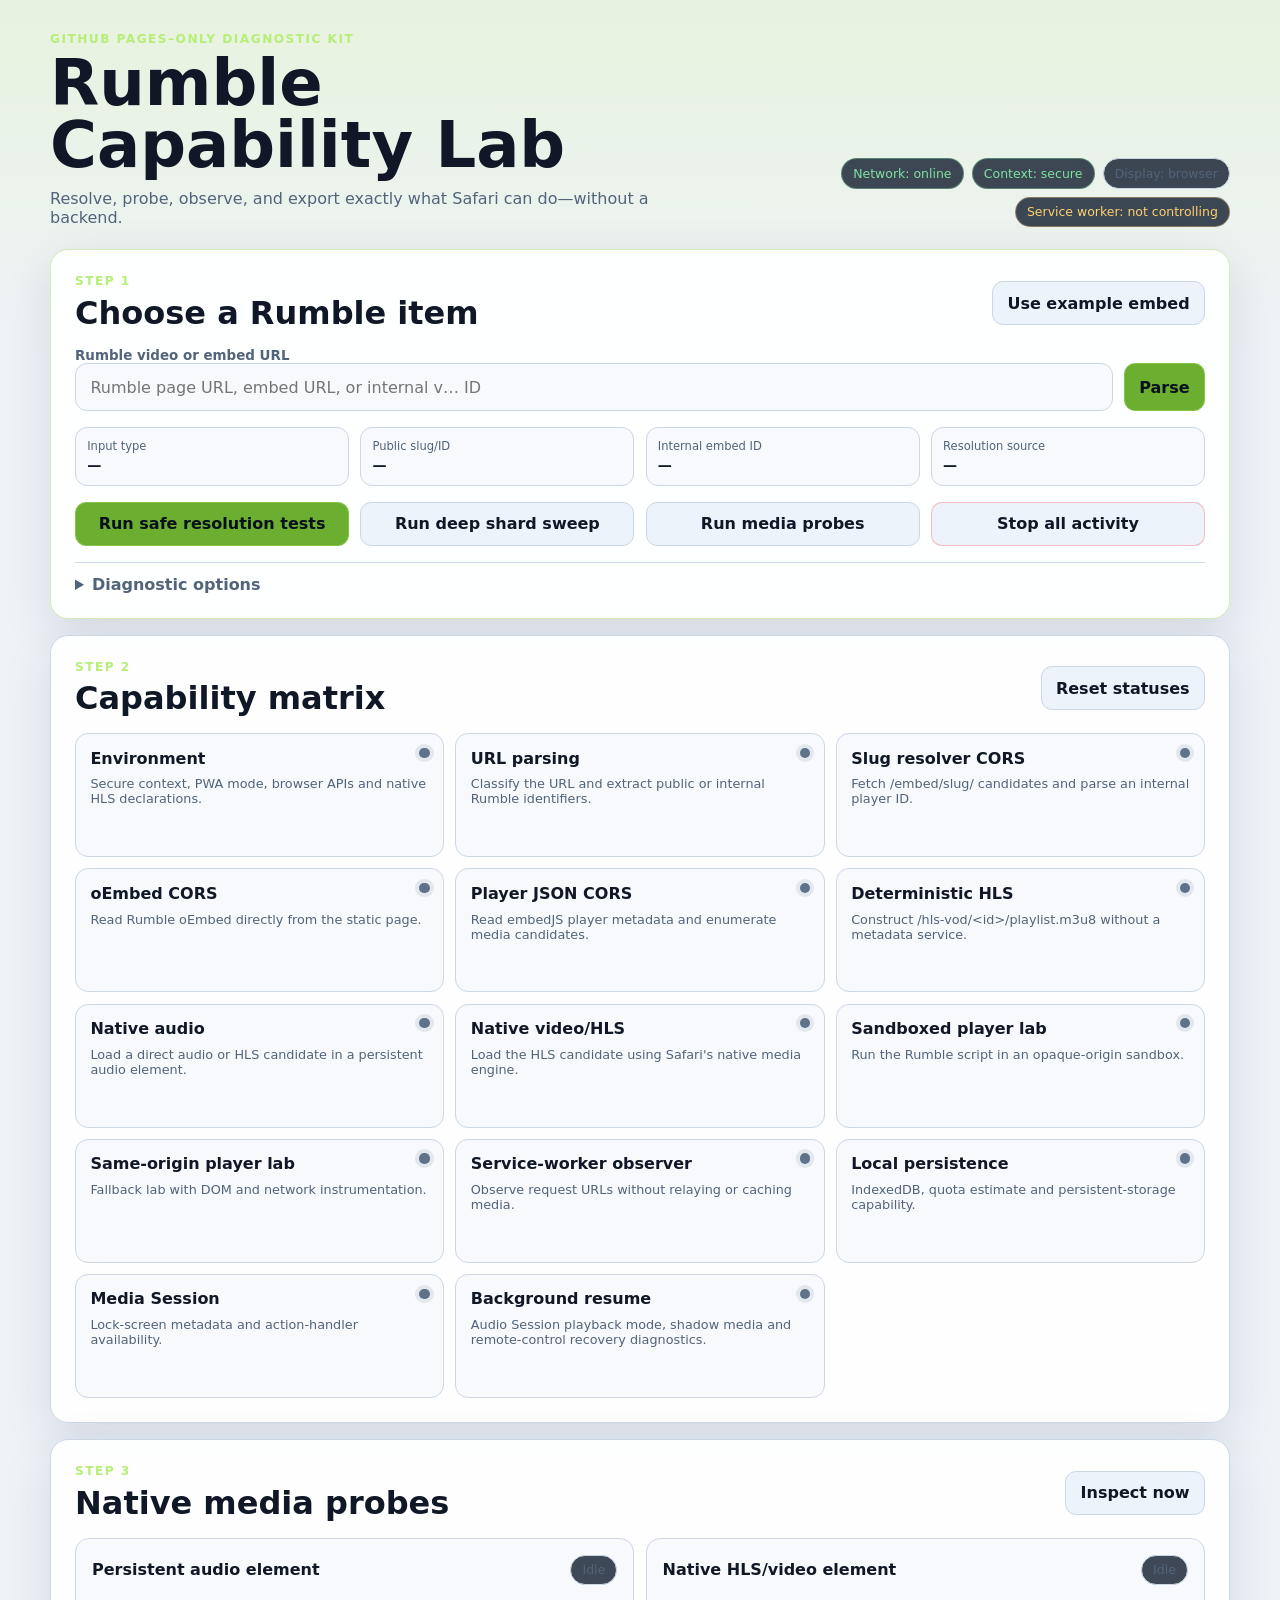
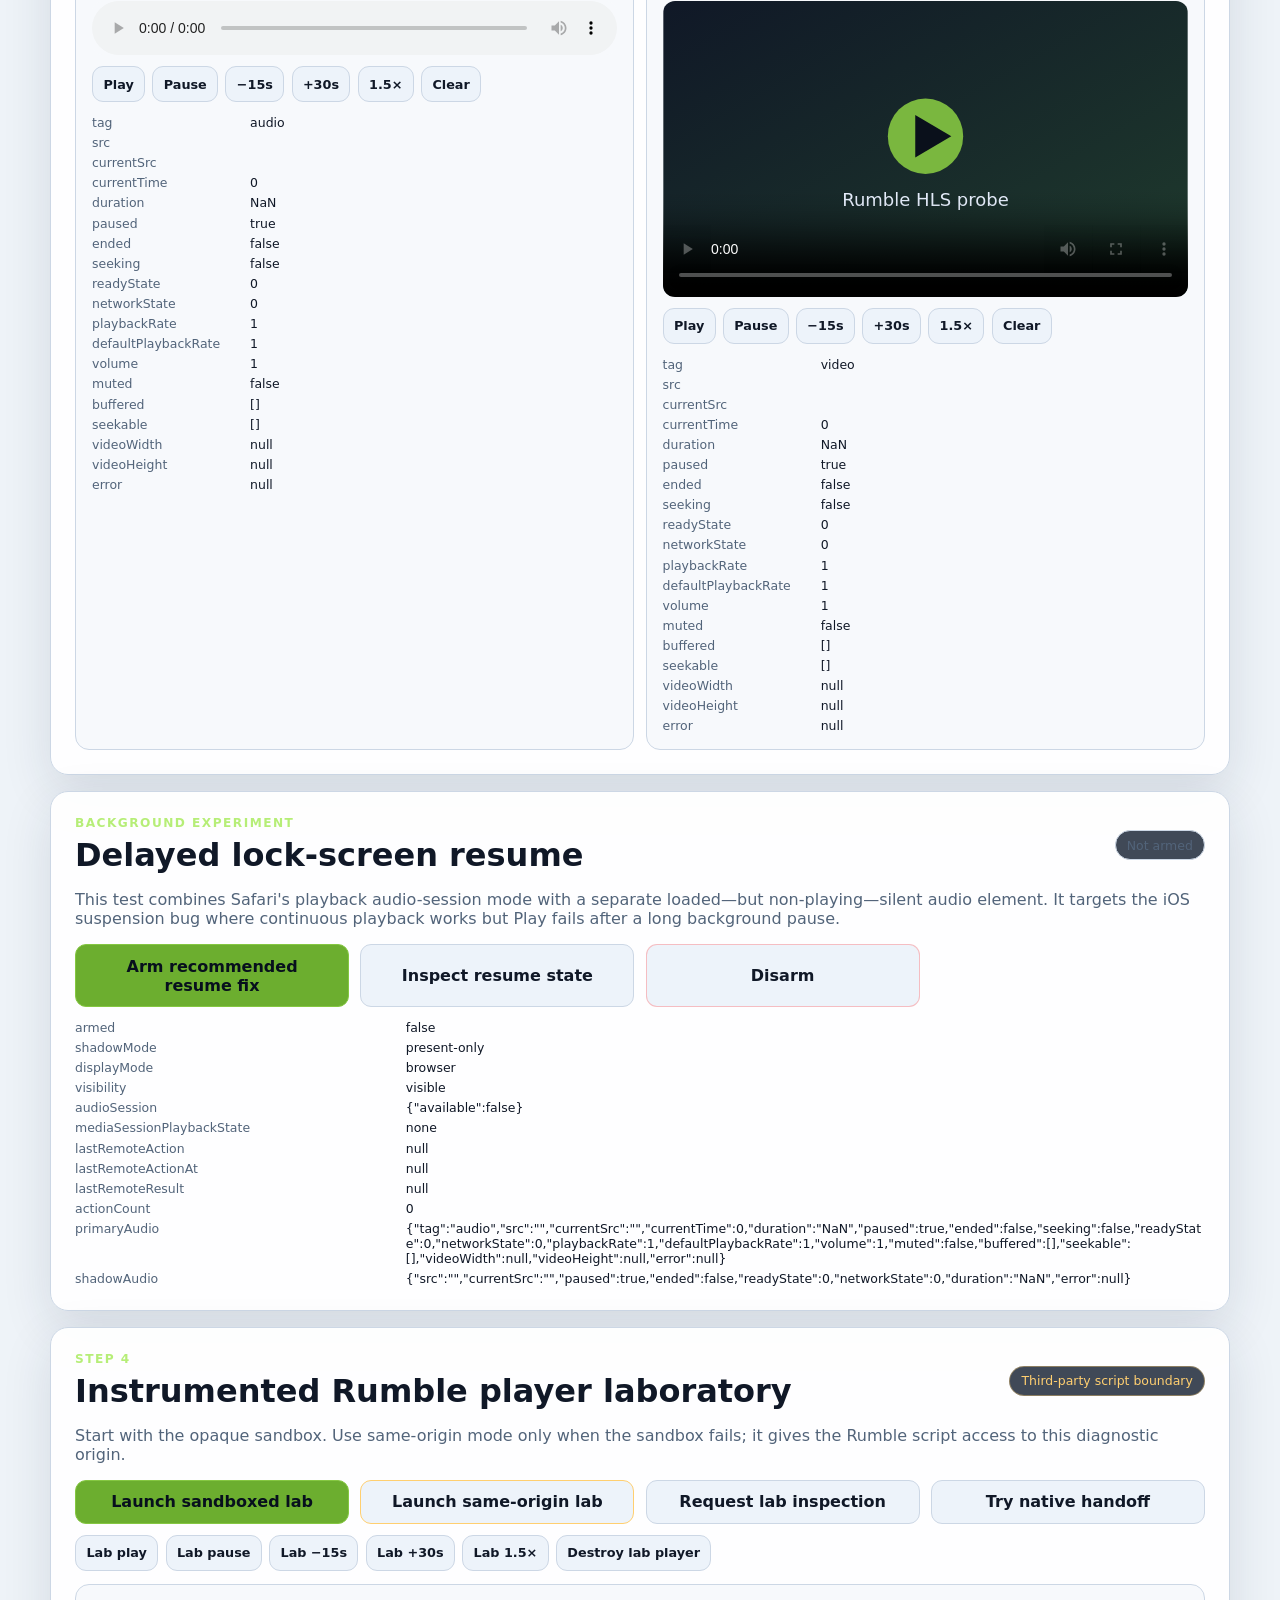
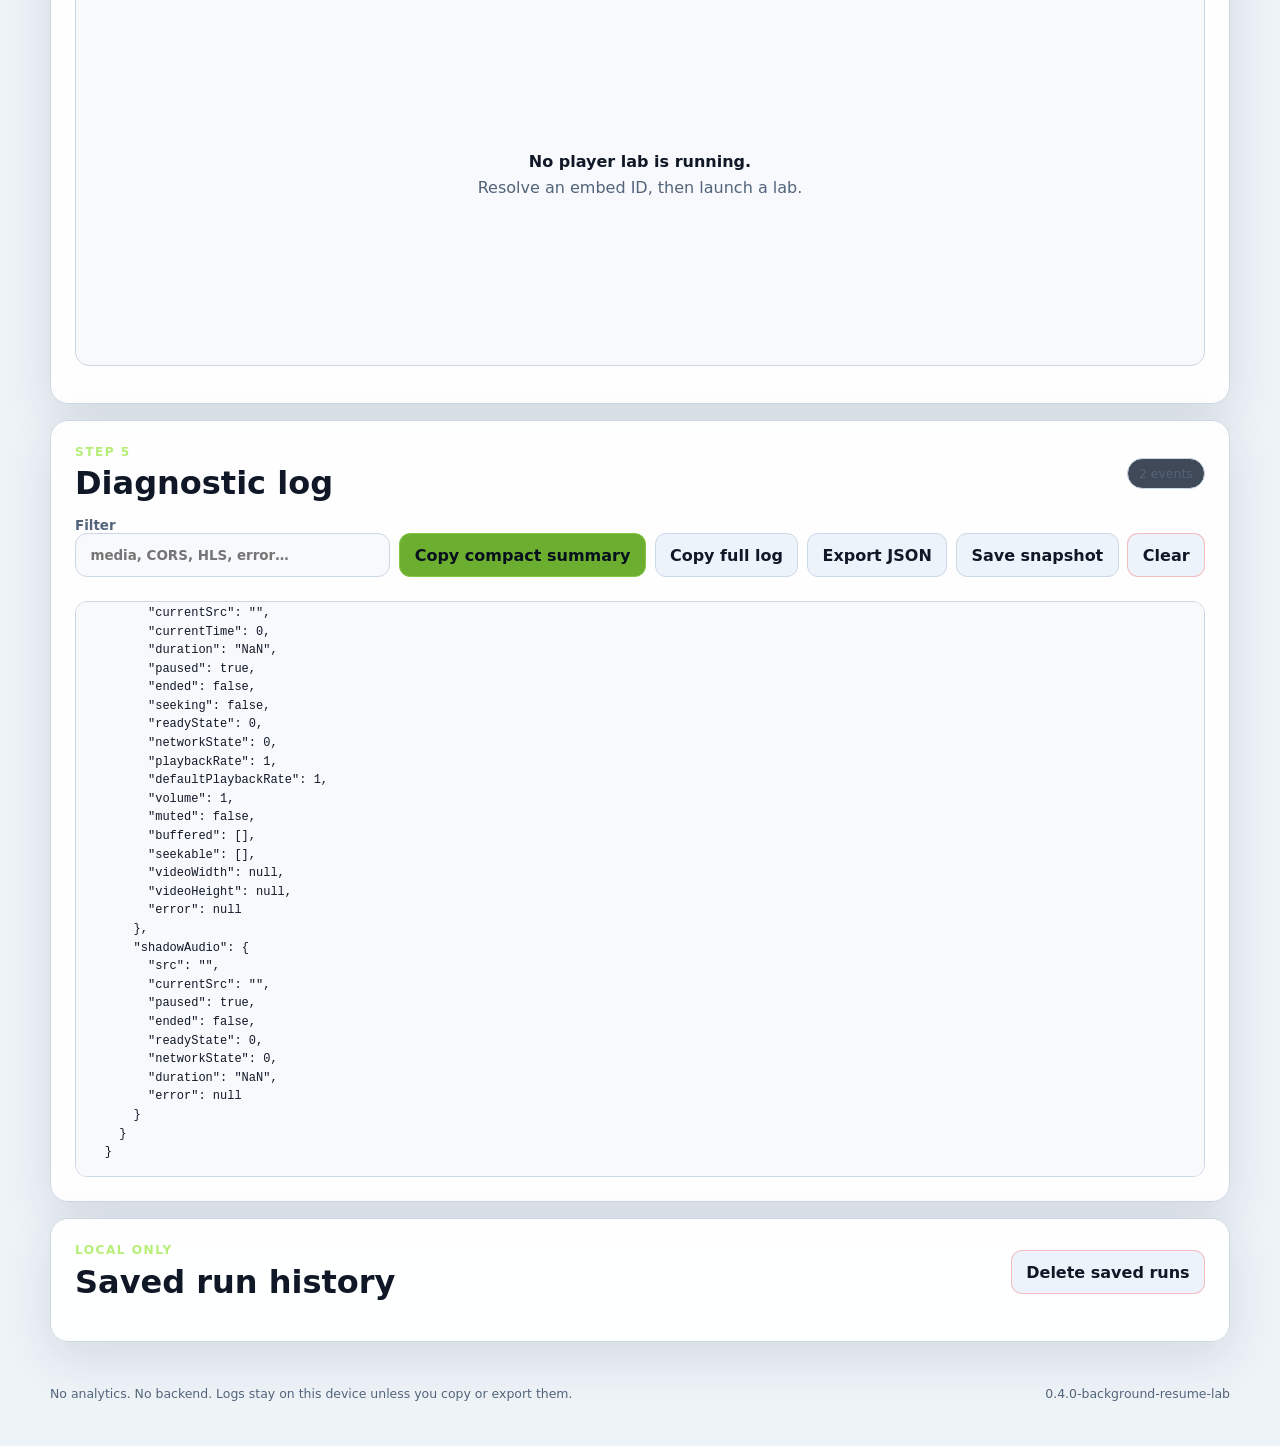
<file: index.html>
<!doctype html>
<html lang="en">
<head>
  <meta charset="utf-8">
  <meta name="viewport" content="width=device-width,initial-scale=1,viewport-fit=cover">
  <meta name="theme-color" content="#101827">
  <meta name="color-scheme" content="dark light">
  <meta name="description" content="Static GitHub Pages capability laboratory for testing Rumble playback on iPhone and modern browsers.">
  <link rel="manifest" href="./manifest.webmanifest">
  <link rel="icon" href="./favicon.svg" type="image/svg+xml">
  <link rel="apple-touch-icon" href="./apple-touch-icon.png">
  <link rel="stylesheet" href="./styles.css?v=0.4.0">
  <title>Rumble Capability Lab</title>
</head>
<body>
  <a class="skip-link" href="#main">Skip to diagnostics</a>

  <header class="site-header">
    <div>
      <p class="eyebrow">GitHub Pages–only diagnostic kit</p>
      <h1>Rumble Capability Lab</h1>
      <p class="subtitle">Resolve, probe, observe, and export exactly what Safari can do—without a backend.</p>
    </div>
    <div class="header-badges" aria-label="Runtime status">
      <span class="badge" id="badge-online">Network: checking</span>
      <span class="badge" id="badge-context">Context: checking</span>
      <span class="badge" id="badge-display">Display: checking</span>
      <span class="badge" id="badge-sw">Service worker: checking</span>
    </div>
  </header>

  <main id="main" class="layout">
    <section class="panel hero-panel" aria-labelledby="source-title">
      <div class="panel-heading">
        <div>
          <p class="section-kicker">Step 1</p>
          <h2 id="source-title">Choose a Rumble item</h2>
        </div>
        <button class="button button-ghost" id="fill-example" type="button">Use example embed</button>
      </div>

      <label class="field-label" for="rumble-url">Rumble video or embed URL</label>
      <div class="url-row">
        <input id="rumble-url" type="text" inputmode="url" autocomplete="off" autocapitalize="off" spellcheck="false"
          placeholder="Rumble page URL, embed URL, or internal v… ID">
        <button class="button button-primary" id="parse-button" type="button">Parse</button>
      </div>

      <div class="identity-grid" aria-live="polite">
        <div><span>Input type</span><strong id="identity-type">—</strong></div>
        <div><span>Public slug/ID</span><strong id="identity-public">—</strong></div>
        <div><span>Internal embed ID</span><strong id="identity-embed">—</strong></div>
        <div><span>Resolution source</span><strong id="identity-source">—</strong></div>
      </div>

      <div class="action-grid">
        <button class="button button-primary" id="run-safe" type="button">Run safe resolution tests</button>
        <button class="button" id="run-deep" type="button">Run deep shard sweep</button>
        <button class="button" id="run-media" type="button">Run media probes</button>
        <button class="button button-danger" id="stop-all" type="button">Stop all activity</button>
      </div>

      <details class="options">
        <summary>Diagnostic options</summary>
        <div class="option-grid">
          <label><input id="opt-full-urls" type="checkbox"> Include full query strings in copied/exported logs</label>
          <label><input id="opt-sw-observe" type="checkbox" checked> Observe network URLs through the service worker</label>
          <label><input id="opt-auto-play" type="checkbox"> Attempt audible autoplay during media probes</label>
          <label><input id="opt-save-runs" type="checkbox" checked> Save completed runs locally</label>
          <label><input id="opt-verbose" type="checkbox" checked> Include verbose instrumentation events</label>
        </div>
      </details>
    </section>

    <section class="panel" aria-labelledby="test-title">
      <div class="panel-heading">
        <div>
          <p class="section-kicker">Step 2</p>
          <h2 id="test-title">Capability matrix</h2>
        </div>
        <button class="button button-ghost" id="reset-tests" type="button">Reset statuses</button>
      </div>
      <div id="test-grid" class="test-grid" aria-live="polite"></div>
    </section>

    <section class="panel" aria-labelledby="media-title">
      <div class="panel-heading">
        <div>
          <p class="section-kicker">Step 3</p>
          <h2 id="media-title">Native media probes</h2>
        </div>
        <button class="button button-ghost" id="inspect-media" type="button">Inspect now</button>
      </div>

      <div class="media-grid">
        <article class="media-card">
          <div class="media-card-heading">
            <h3>Persistent audio element</h3>
            <span class="mini-status" id="audio-status">Idle</span>
          </div>
          <audio id="audio-probe" controls preload="metadata"></audio>
          <div class="compact-actions">
            <button class="button button-small" data-media="audio" data-action="play" type="button">Play</button>
            <button class="button button-small" data-media="audio" data-action="pause" type="button">Pause</button>
            <button class="button button-small" data-media="audio" data-action="back" type="button">−15s</button>
            <button class="button button-small" data-media="audio" data-action="forward" type="button">+30s</button>
            <button class="button button-small" data-media="audio" data-action="rate" type="button">1.5×</button>
            <button class="button button-small" data-media="audio" data-action="clear" type="button">Clear</button>
          </div>
          <dl class="media-facts" id="audio-facts"></dl>
        </article>

        <article class="media-card">
          <div class="media-card-heading">
            <h3>Native HLS/video element</h3>
            <span class="mini-status" id="video-status">Idle</span>
          </div>
          <video id="video-probe" controls playsinline preload="metadata" poster="./poster.svg"></video>
          <div class="compact-actions">
            <button class="button button-small" data-media="video" data-action="play" type="button">Play</button>
            <button class="button button-small" data-media="video" data-action="pause" type="button">Pause</button>
            <button class="button button-small" data-media="video" data-action="back" type="button">−15s</button>
            <button class="button button-small" data-media="video" data-action="forward" type="button">+30s</button>
            <button class="button button-small" data-media="video" data-action="rate" type="button">1.5×</button>
            <button class="button button-small" data-media="video" data-action="clear" type="button">Clear</button>
          </div>
          <dl class="media-facts" id="video-facts"></dl>
        </article>
      </div>
    </section>


    <section class="panel" aria-labelledby="background-title">
      <div class="panel-heading">
        <div>
          <p class="section-kicker">Background experiment</p>
          <h2 id="background-title">Delayed lock-screen resume</h2>
        </div>
        <span class="mini-status" id="background-status">Not armed</span>
      </div>

      <p class="muted">This test combines Safari's playback audio-session mode with a separate loaded—but non-playing—silent audio element. It targets the iOS suspension bug where continuous playback works but Play fails after a long background pause.</p>

      <div class="action-grid">
        <button class="button button-primary" id="arm-background-resume" type="button">Arm recommended resume fix</button>
        <button class="button" id="inspect-background-resume" type="button">Inspect resume state</button>
        <button class="button button-danger button-ghost" id="disarm-background-resume" type="button">Disarm</button>
      </div>

      <audio id="shadow-audio" class="shadow-audio" preload="auto" aria-hidden="true"></audio>
      <dl class="media-facts" id="background-facts"></dl>
    </section>

    <section class="panel" aria-labelledby="lab-title">
      <div class="panel-heading">
        <div>
          <p class="section-kicker">Step 4</p>
          <h2 id="lab-title">Instrumented Rumble player laboratory</h2>
        </div>
        <span class="warning-chip">Third-party script boundary</span>
      </div>

      <p class="muted">Start with the opaque sandbox. Use same-origin mode only when the sandbox fails; it gives the Rumble script access to this diagnostic origin.</p>

      <div class="action-grid lab-actions">
        <button class="button button-primary" id="launch-sandbox-lab" type="button">Launch sandboxed lab</button>
        <button class="button button-warning" id="launch-same-origin-lab" type="button">Launch same-origin lab</button>
        <button class="button" id="lab-inspect" type="button">Request lab inspection</button>
        <button class="button" id="lab-handoff" type="button">Try native handoff</button>
      </div>

      <div class="compact-actions lab-controls">
        <button class="button button-small" data-lab-command="play" type="button">Lab play</button>
        <button class="button button-small" data-lab-command="pause" type="button">Lab pause</button>
        <button class="button button-small" data-lab-command="back" type="button">Lab −15s</button>
        <button class="button button-small" data-lab-command="forward" type="button">Lab +30s</button>
        <button class="button button-small" data-lab-command="rate" type="button">Lab 1.5×</button>
        <button class="button button-small" data-lab-command="destroy" type="button">Destroy lab player</button>
      </div>

      <div class="lab-shell" id="lab-shell">
        <div class="lab-placeholder" id="lab-placeholder">
          <strong>No player lab is running.</strong>
          <span>Resolve an embed ID, then launch a lab.</span>
        </div>
      </div>
      <dl class="media-facts" id="lab-facts"></dl>
    </section>

    <section class="panel" aria-labelledby="log-title">
      <div class="panel-heading">
        <div>
          <p class="section-kicker">Step 5</p>
          <h2 id="log-title">Diagnostic log</h2>
        </div>
        <span class="event-count" id="event-count">0 events</span>
      </div>

      <div class="log-toolbar">
        <label class="search-label">Filter <input id="log-filter" type="search" placeholder="media, CORS, HLS, error…"></label>
        <button class="button button-primary" id="copy-summary" type="button">Copy compact summary</button>
        <button class="button" id="copy-log" type="button">Copy full log</button>
        <button class="button" id="export-json" type="button">Export JSON</button>
        <button class="button" id="save-run" type="button">Save snapshot</button>
        <button class="button button-danger" id="clear-log" type="button">Clear</button>
      </div>

      <div class="copy-status" id="copy-status" role="status" aria-live="polite"></div>
      <pre id="log-output" class="log-output" tabindex="0" aria-label="Diagnostic log output"></pre>
    </section>

    <section class="panel" aria-labelledby="history-title">
      <div class="panel-heading">
        <div>
          <p class="section-kicker">Local only</p>
          <h2 id="history-title">Saved run history</h2>
        </div>
        <button class="button button-danger button-ghost" id="clear-history" type="button">Delete saved runs</button>
      </div>
      <div id="history-list" class="history-list"></div>
    </section>
  </main>

  <footer class="site-footer">
    <p>No analytics. No backend. Logs stay on this device unless you copy or export them.</p>
    <p><span id="app-version"></span></p>
  </footer>

  <script type="module" src="./app.js?v=0.4.0"></script>
</body>
</html>
</file>
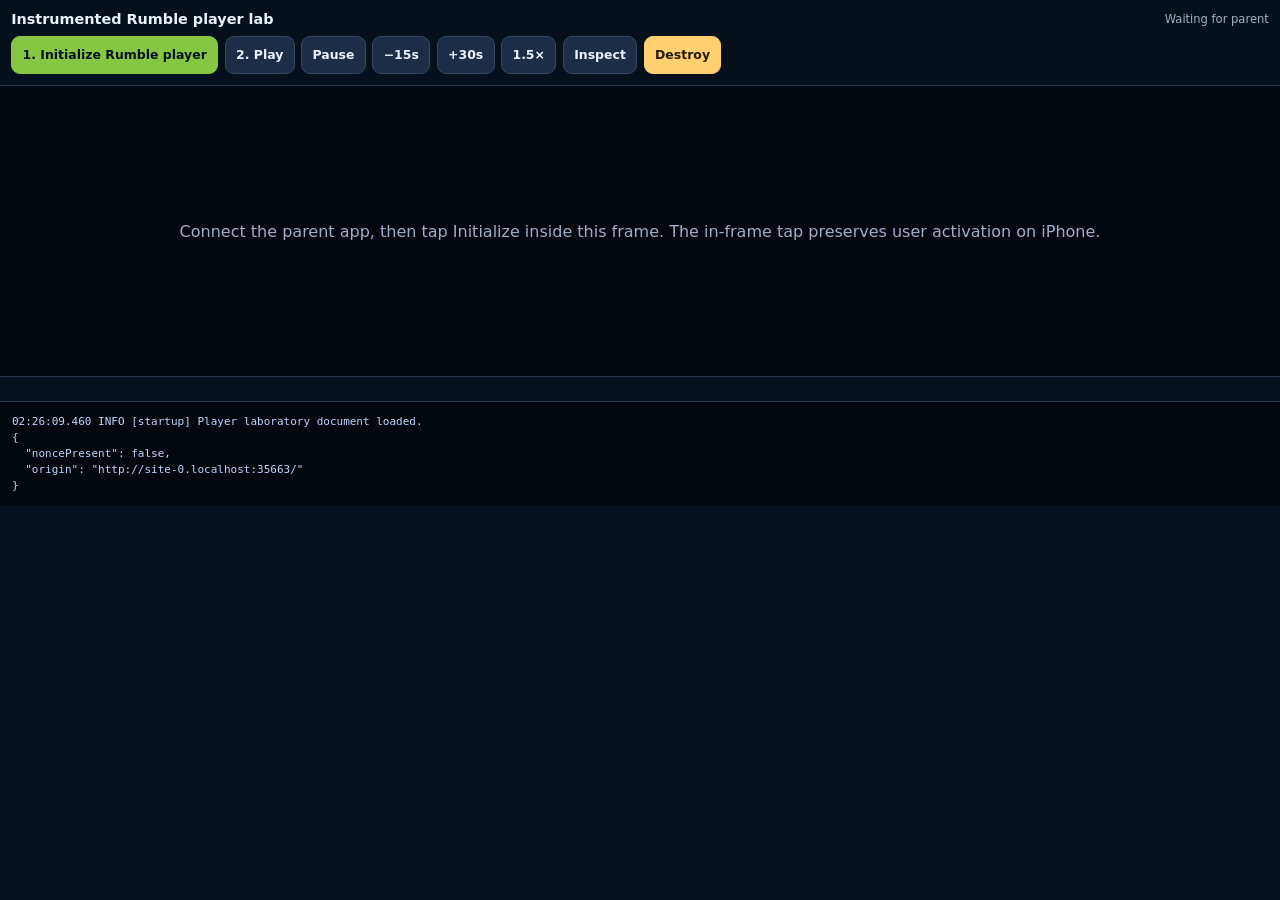
<file: player-lab.html>
<!doctype html>
<html lang="en">
<head>
  <meta charset="utf-8">
  <meta name="viewport" content="width=device-width,initial-scale=1,viewport-fit=cover">
  <meta name="color-scheme" content="dark light">
  <title>Rumble Player Laboratory</title>
  <style>
    :root { font-family: ui-sans-serif, system-ui, -apple-system, sans-serif; color-scheme: dark; }
    * { box-sizing: border-box; }
    body { margin: 0; background: #07101d; color: #eaf2ff; }
    .bar { position: sticky; top: 0; z-index: 20; padding: .7rem; background: rgba(7,16,29,.95); border-bottom: 1px solid #2a3a52; }
    .status { display: flex; justify-content: space-between; gap: .7rem; align-items: center; margin-bottom: .55rem; }
    .status strong { font-size: .9rem; }
    .status span { color: #9eb0c8; font-size: .72rem; }
    .actions { display: flex; flex-wrap: wrap; gap: .4rem; }
    button { min-height: 38px; border: 1px solid #334966; background: #1b2d47; color: #eaf2ff; border-radius: 9px; padding: .45rem .65rem; font: inherit; font-size: .78rem; font-weight: 750; cursor: pointer; }
    button.primary { background: #85c742; border-color: #85c742; color: #07101d; }
    button.warn { background: #ffcf70; border-color: #ffcf70; color: #261b03; }
    #rumble-player { min-height: 290px; background: #02060d; position: relative; display: grid; place-items: center; overflow: hidden; }
    #rumble-player video { max-width: 100%; width: 100%; max-height: 420px; }
    .message { color: #9eb0c8; padding: 1rem; text-align: center; }
    .facts { display: grid; grid-template-columns: 8rem 1fr; gap: .28rem .7rem; padding: .75rem; margin: 0; border-top: 1px solid #2a3a52; font-size: .72rem; }
    .facts dt { color: #9eb0c8; }
    .facts dd { margin: 0; overflow-wrap: anywhere; }
    pre { max-height: 180px; overflow: auto; margin: 0; padding: .75rem; border-top: 1px solid #2a3a52; background: #02060d; color: #bdd7ff; font: 11px/1.45 ui-monospace, SFMono-Regular, Menlo, monospace; white-space: pre-wrap; word-break: break-word; }
  </style>
</head>
<body>
  <div class="bar">
    <div class="status"><strong>Instrumented Rumble player lab</strong><span id="lab-mode">Waiting for parent</span></div>
    <div class="actions">
      <button class="primary" id="initialize" type="button">1. Initialize Rumble player</button>
      <button id="play" type="button">2. Play</button>
      <button id="pause" type="button">Pause</button>
      <button id="back" type="button">−15s</button>
      <button id="forward" type="button">+30s</button>
      <button id="rate" type="button">1.5×</button>
      <button id="inspect" type="button">Inspect</button>
      <button class="warn" id="destroy" type="button">Destroy</button>
    </div>
  </div>
  <div id="rumble-player"><p class="message">Connect the parent app, then tap Initialize inside this frame. The in-frame tap preserves user activation on iPhone.</p></div>
  <dl id="facts" class="facts"></dl>
  <pre id="local-log" aria-label="Player laboratory log"></pre>
  <script src="./player-lab.js"></script>
</body>
</html>
</file>
<file: styles.css>
:root {
  --bg: #09111f;
  --panel: #111c2d;
  --panel-2: #16243a;
  --text: #edf4ff;
  --muted: #9eb0c8;
  --border: #2a3a52;
  --accent: #85c742;
  --accent-2: #b6ee77;
  --danger: #ff7373;
  --warning: #ffcf70;
  --info: #6fc7ff;
  --success: #7ee1a0;
  --shadow: 0 16px 50px rgba(0, 0, 0, .28);
  --radius: 18px;
  font-family: Inter, ui-sans-serif, system-ui, -apple-system, BlinkMacSystemFont, "Segoe UI", sans-serif;
}

* { box-sizing: border-box; }
html { background: var(--bg); color: var(--text); }
body {
  margin: 0;
  min-height: 100vh;
  background:
    radial-gradient(circle at top right, rgba(133, 199, 66, .13), transparent 30rem),
    radial-gradient(circle at 10% 10%, rgba(61, 132, 255, .12), transparent 26rem),
    var(--bg);
  color: var(--text);
}
button, input { font: inherit; }
a { color: var(--accent-2); }

.skip-link {
  position: fixed;
  z-index: 9999;
  top: .75rem;
  left: .75rem;
  transform: translateY(-180%);
  background: white;
  color: black;
  padding: .7rem 1rem;
  border-radius: .5rem;
}
.skip-link:focus { transform: none; }

.site-header,
.site-footer,
.layout {
  width: min(1180px, calc(100% - 28px));
  margin-inline: auto;
}

.site-header {
  display: flex;
  gap: 2rem;
  justify-content: space-between;
  align-items: flex-end;
  padding: max(2rem, env(safe-area-inset-top)) 0 1.4rem;
}

.eyebrow,
.section-kicker {
  margin: 0 0 .35rem;
  color: var(--accent-2);
  font-size: .76rem;
  font-weight: 800;
  letter-spacing: .12em;
  text-transform: uppercase;
}

h1, h2, h3, p { overflow-wrap: anywhere; }
h1 { margin: 0; font-size: clamp(2rem, 6vw, 4rem); line-height: .98; }
h2 { margin: 0; font-size: clamp(1.35rem, 4vw, 2rem); }
h3 { margin: 0; font-size: 1rem; }
.subtitle { color: var(--muted); max-width: 62ch; margin: .75rem 0 0; }

.header-badges {
  display: flex;
  flex-wrap: wrap;
  justify-content: flex-end;
  gap: .5rem;
  max-width: 32rem;
}
.badge,
.warning-chip,
.mini-status,
.event-count {
  border: 1px solid var(--border);
  background: rgba(17, 28, 45, .8);
  color: var(--muted);
  border-radius: 999px;
  padding: .42rem .7rem;
  font-size: .78rem;
}
.badge.good, .mini-status.good { color: var(--success); border-color: rgba(126, 225, 160, .4); }
.badge.bad, .mini-status.bad { color: var(--danger); border-color: rgba(255, 115, 115, .4); }
.badge.warn, .mini-status.warn, .warning-chip { color: var(--warning); border-color: rgba(255, 207, 112, .4); }

.layout { display: grid; gap: 1rem; padding-bottom: 2rem; }
.panel {
  border: 1px solid var(--border);
  background: linear-gradient(180deg, rgba(22, 36, 58, .96), rgba(13, 24, 40, .97));
  box-shadow: var(--shadow);
  border-radius: var(--radius);
  padding: clamp(1rem, 3vw, 1.5rem);
}
.hero-panel { border-color: rgba(133, 199, 66, .35); }
.panel-heading,
.media-card-heading {
  display: flex;
  gap: 1rem;
  align-items: center;
  justify-content: space-between;
  margin-bottom: 1rem;
}

.field-label,
.search-label { display: block; color: var(--muted); font-size: .84rem; font-weight: 700; }
.url-row { display: grid; grid-template-columns: 1fr auto; gap: .65rem; }
input[type="url"], input[type="text"], input[type="search"] {
  width: 100%;
  min-width: 0;
  border: 1px solid var(--border);
  border-radius: 12px;
  background: #07101d;
  color: var(--text);
  padding: .85rem .9rem;
  outline: none;
}
input:focus { border-color: var(--accent); box-shadow: 0 0 0 3px rgba(133, 199, 66, .16); }

.button {
  border: 1px solid var(--border);
  background: #1a2941;
  color: var(--text);
  border-radius: 11px;
  min-height: 44px;
  padding: .72rem .9rem;
  cursor: pointer;
  font-weight: 750;
  transition: transform .1s ease, background .15s ease, border-color .15s ease;
}
.button:hover { border-color: #4b6384; background: #213451; }
.button:active { transform: translateY(1px); }
.button:disabled { opacity: .5; cursor: not-allowed; }
.button-primary { background: var(--accent); color: #09111f; border-color: var(--accent); }
.button-primary:hover { background: var(--accent-2); border-color: var(--accent-2); }
.button-danger { color: #ffd6d6; border-color: rgba(255, 115, 115, .42); }
.button-warning { color: #261b03; background: var(--warning); border-color: var(--warning); }
.button-ghost { background: transparent; }
.button-small { min-height: 36px; padding: .45rem .65rem; font-size: .8rem; }

.identity-grid,
.test-grid,
.media-grid,
.option-grid,
.action-grid {
  display: grid;
  gap: .7rem;
}
.identity-grid { grid-template-columns: repeat(4, 1fr); margin: 1rem 0; }
.identity-grid > div {
  border: 1px solid var(--border);
  background: rgba(7, 16, 29, .65);
  border-radius: 12px;
  padding: .7rem;
  min-width: 0;
}
.identity-grid span { display: block; color: var(--muted); font-size: .72rem; }
.identity-grid strong { display: block; margin-top: .25rem; font-size: .88rem; white-space: nowrap; overflow: hidden; text-overflow: ellipsis; }
.action-grid { grid-template-columns: repeat(4, 1fr); }
.options { margin-top: 1rem; border-top: 1px solid var(--border); padding-top: .75rem; }
.options summary { cursor: pointer; color: var(--muted); font-weight: 700; }
.option-grid { grid-template-columns: repeat(2, 1fr); margin-top: .7rem; }
.option-grid label { color: var(--muted); font-size: .85rem; }

.test-grid { grid-template-columns: repeat(3, 1fr); }
.test-card {
  position: relative;
  min-height: 124px;
  padding: .9rem;
  border-radius: 13px;
  border: 1px solid var(--border);
  background: rgba(7, 16, 29, .58);
}
.test-card::before {
  content: "";
  position: absolute;
  top: .85rem;
  right: .85rem;
  width: .64rem;
  height: .64rem;
  border-radius: 50%;
  background: #60728a;
  box-shadow: 0 0 0 4px rgba(96, 114, 138, .13);
}
.test-card[data-status="running"]::before { background: var(--info); box-shadow: 0 0 0 4px rgba(111, 199, 255, .13); }
.test-card[data-status="pass"]::before { background: var(--success); box-shadow: 0 0 0 4px rgba(126, 225, 160, .13); }
.test-card[data-status="fail"]::before { background: var(--danger); box-shadow: 0 0 0 4px rgba(255, 115, 115, .13); }
.test-card[data-status="warn"]::before { background: var(--warning); box-shadow: 0 0 0 4px rgba(255, 207, 112, .13); }
.test-card h3 { padding-right: 1.6rem; }
.test-card p { color: var(--muted); font-size: .8rem; margin: .55rem 0 0; }
.test-card code { font-size: .74rem; color: #b7d8ff; }

.media-grid { grid-template-columns: repeat(2, 1fr); }
.media-card {
  min-width: 0;
  padding: 1rem;
  border: 1px solid var(--border);
  border-radius: 14px;
  background: rgba(7, 16, 29, .58);
}
audio, video { width: 100%; display: block; border-radius: 12px; background: #030810; }
video { aspect-ratio: 16/9; object-fit: contain; }
.compact-actions { display: flex; gap: .45rem; flex-wrap: wrap; margin-top: .7rem; }
.media-facts {
  display: grid;
  grid-template-columns: minmax(7rem, .8fr) minmax(0, 2fr);
  gap: .32rem .7rem;
  margin: .8rem 0 0;
  font-size: .78rem;
}
.media-facts dt { color: var(--muted); }
.media-facts dd { margin: 0; min-width: 0; overflow-wrap: anywhere; }

.muted { color: var(--muted); }
.lab-actions { margin-bottom: .7rem; }
.lab-controls { margin-bottom: .8rem; }
.lab-shell {
  min-height: 380px;
  overflow: hidden;
  border: 1px solid var(--border);
  border-radius: 14px;
  background: #030810;
}
.lab-shell iframe { display: block; width: 100%; min-height: 520px; border: 0; background: #0a1120; }
.lab-placeholder { min-height: 380px; display: grid; place-content: center; gap: .45rem; text-align: center; color: var(--muted); padding: 2rem; }
.lab-placeholder strong { color: var(--text); }

.log-toolbar { display: flex; flex-wrap: wrap; gap: .55rem; align-items: end; }
.search-label { flex: 1 1 16rem; }
.copy-status { min-height: 1.5rem; color: var(--success); padding-top: .55rem; font-size: .82rem; }
.log-output {
  max-height: 36rem;
  overflow: auto;
  margin: 0;
  border: 1px solid var(--border);
  border-radius: 12px;
  background: #030810;
  color: #cfe2ff;
  padding: .9rem;
  font: 12px/1.55 ui-monospace, SFMono-Regular, Menlo, Monaco, Consolas, monospace;
  white-space: pre-wrap;
  word-break: break-word;
}
.log-line-error { color: #ff9b9b; }
.log-line-warn { color: #ffd985; }
.log-line-success { color: #9af0b5; }

.history-list { display: grid; gap: .6rem; }
.history-item {
  display: grid;
  grid-template-columns: 1fr auto;
  gap: .8rem;
  align-items: center;
  border: 1px solid var(--border);
  border-radius: 12px;
  background: rgba(7, 16, 29, .58);
  padding: .75rem;
}
.history-item p { margin: .2rem 0 0; color: var(--muted); font-size: .78rem; }
.history-actions { display: flex; gap: .35rem; flex-wrap: wrap; justify-content: flex-end; }
.empty-state { color: var(--muted); text-align: center; padding: 1rem; }

.site-footer {
  display: flex;
  gap: 1rem;
  justify-content: space-between;
  color: var(--muted);
  font-size: .78rem;
  padding: 0 0 max(2rem, env(safe-area-inset-bottom));
}

.toast {
  position: fixed;
  z-index: 10000;
  left: 50%;
  bottom: calc(1rem + env(safe-area-inset-bottom));
  transform: translateX(-50%);
  max-width: min(34rem, calc(100% - 2rem));
  padding: .8rem 1rem;
  border-radius: 999px;
  background: #edf4ff;
  color: #07101d;
  box-shadow: var(--shadow);
  font-size: .85rem;
  font-weight: 750;
}

@media (max-width: 900px) {
  .site-header { align-items: flex-start; flex-direction: column; }
  .header-badges { justify-content: flex-start; }
  .identity-grid, .action-grid { grid-template-columns: repeat(2, 1fr); }
  .test-grid { grid-template-columns: repeat(2, 1fr); }
}

@media (max-width: 650px) {
  .url-row { grid-template-columns: 1fr; }
  .identity-grid, .action-grid, .test-grid, .media-grid, .option-grid { grid-template-columns: 1fr; }
  .panel-heading { align-items: flex-start; }
  .site-footer { flex-direction: column; }
  .history-item { grid-template-columns: 1fr; }
  .history-actions { justify-content: flex-start; }
  .button { width: 100%; }
  .compact-actions .button, .log-toolbar .button, .history-actions .button { width: auto; }
}

@media (prefers-reduced-motion: reduce) {
  *, *::before, *::after { scroll-behavior: auto !important; transition: none !important; animation: none !important; }
}

@media (prefers-color-scheme: light) {
  :root {
    --bg: #eef3f8;
    --panel: #ffffff;
    --panel-2: #f5f8fc;
    --text: #101827;
    --muted: #52647a;
    --border: #ccd7e5;
    --shadow: 0 16px 50px rgba(28, 45, 67, .12);
  }
  body { background: linear-gradient(180deg, #e7f3de, #eef3f8 22rem); }
  .panel { background: rgba(255,255,255,.94); }
  input[type="url"], input[type="text"], input[type="search"], .log-output, .lab-shell, audio, video { background: #f7f9fc; color: var(--text); }
  .button { background: #edf3fa; color: var(--text); }
  .button-primary { background: #6cae2f; color: #07101d; }
  .identity-grid > div, .test-card, .media-card, .history-item { background: #f7f9fc; }
}

.shadow-audio {
  position: absolute;
  width: 1px;
  height: 1px;
  opacity: .001;
  pointer-events: none;
  overflow: hidden;
}
</file>
